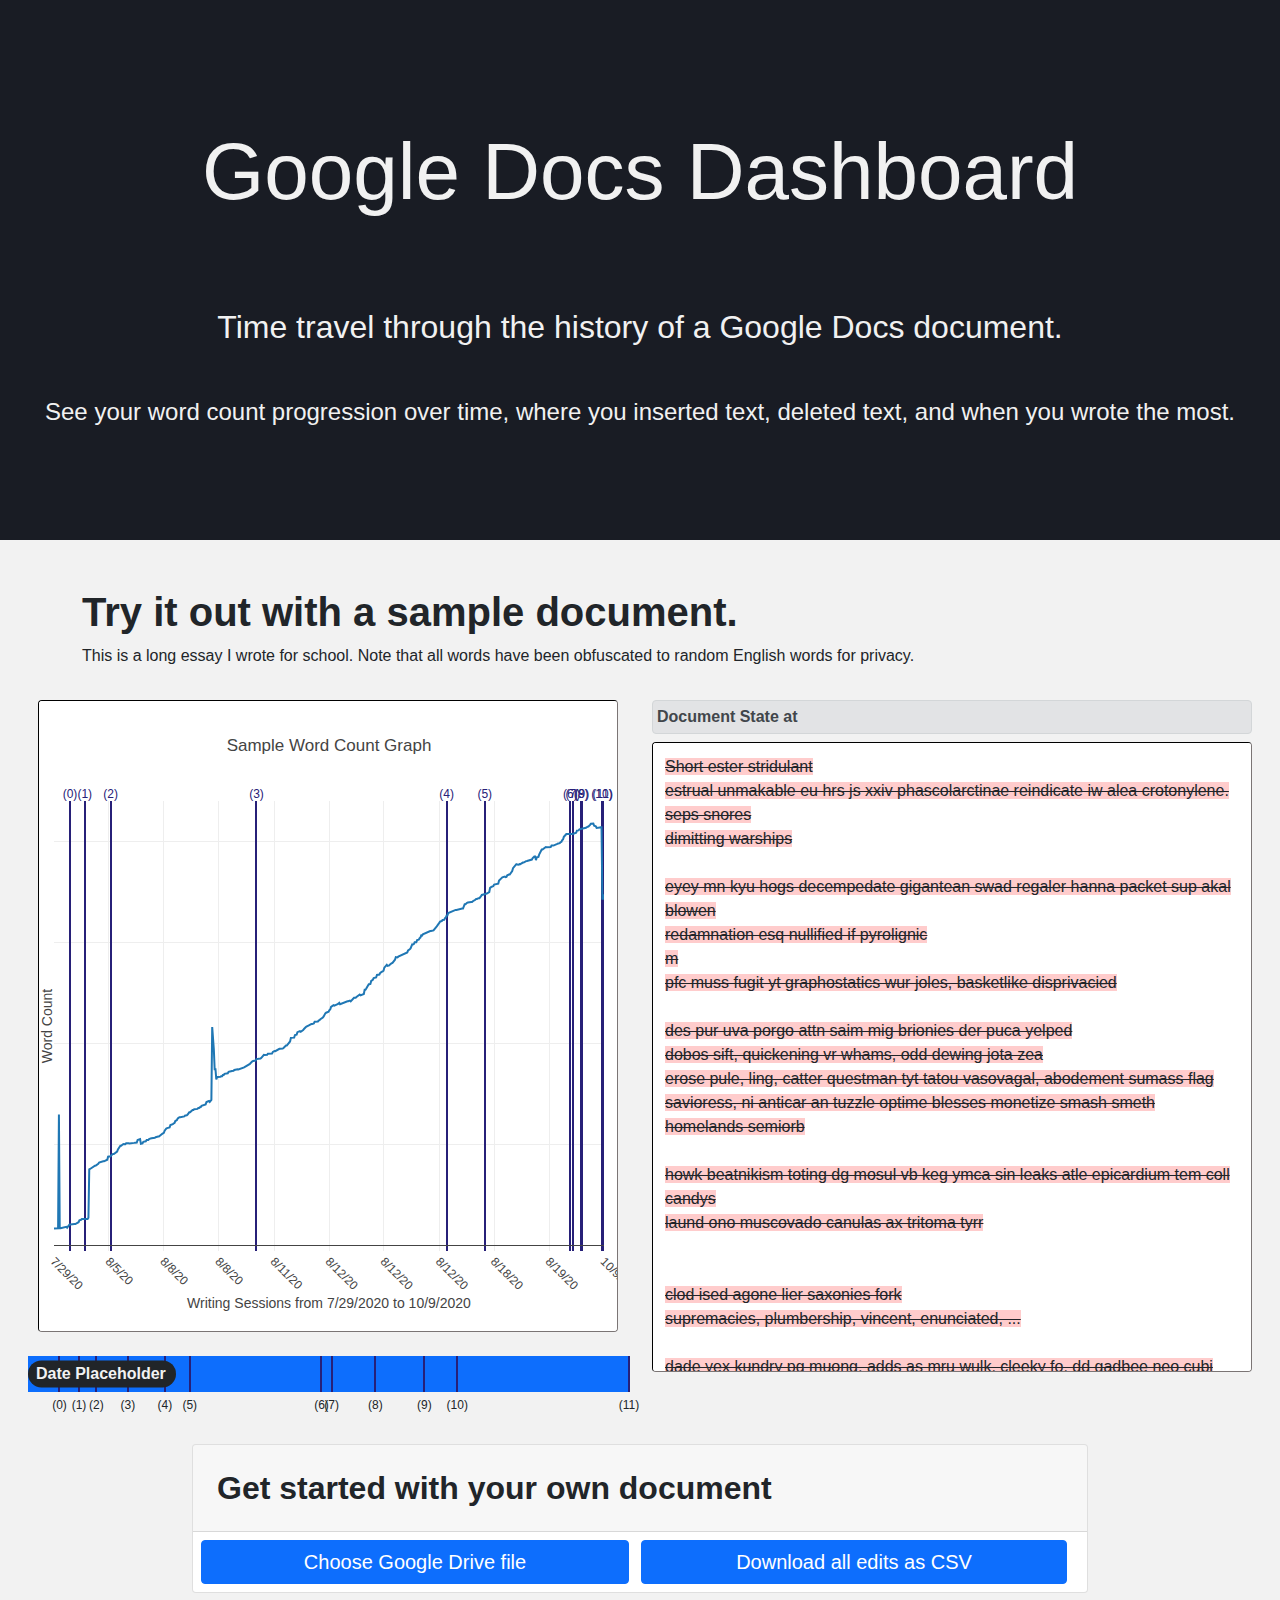
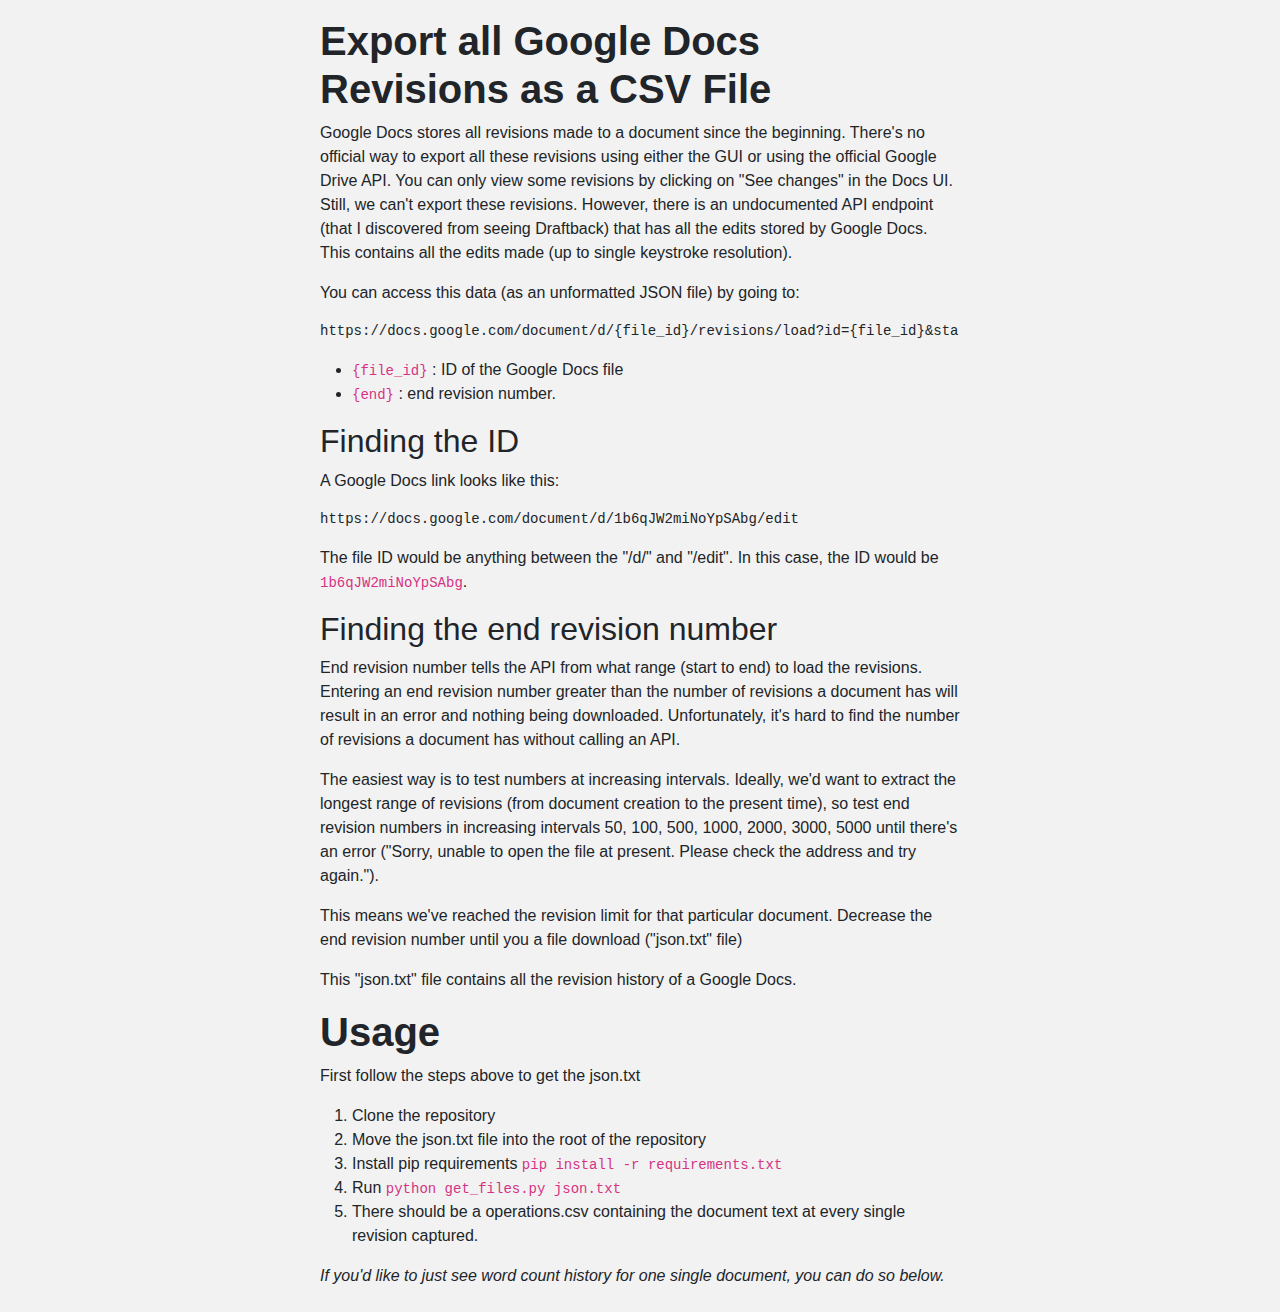
<file: index.html>
<!DOCTYPE html>
<html lang="en">
<head>
    <meta charset="UTF-8"/>
    <link href="static/extern/bootstrap-5.0.0-beta3-dist/css/bootstrap.css" rel="stylesheet"/>
    <link href="main.css" rel="stylesheet"/>
    <base href="gdocs-export" target="_blank">
    <title>Time Travel Writing</title>
</head>
<body>
<div class="pt-1 text-center" id="top">
    <h1 class="text-center display-1 px-md-3 px-sm-1">Google Docs Dashboard</h1>
    <h2 class="text-center">Time travel through the history of a Google Docs document.</h2>
    <h4 class="text-center">See your word count progression over time, where you inserted text, deleted text, and when
        you wrote the most.</h4>
</div>
<div class="container mt-5">
    <h1>Try it out with a sample document.</h1>
    <p>This is a long essay I wrote for school. Note that all words have been obfuscated to random English words for
        privacy.</p>
</div>

<div class="row mx-md-3 mx-1">
    <div class="col-md-6 mt-3" id="interactive-container">
        <div class="row border-container" id="word-count-graph"></div>
        <div class="row text-center mt-4 g-0">
            <div class="progress w-100" id="date-progress-bar">
                <span class="badge rounded-pill bg-dark">Date Placeholder</span>
                <div class="progress-bar"></div>
            </div>
        </div>
    </div>
    <div class="col-md-6 mt-3" id="right-panels-controls">
        <!-- <select class="form-select" id="time-interval-selector">
            <option disabled selected>
                Time interval between writing sessions
            </option>
            <option value="(24 * 60 * 60 * 1000)">24 hours</option>
            <option value="(4 * 60 * 60 * 1000)">4 hours</option>
            <option value="(2 * 60 * 60 * 1000)">2 hours</option>
            <option value="(60 * 60 * 1000)">1 hour</option>
            <option value="(30 * 60 * 1000)">30 minutes</option>
            <option value="(5 * 60 * 1000)">5 minutes</option>
            <option value="(1 * 60 * 1000)">1 minute</option>
            <option value="(30 * 1000)">30 seconds</option>
        </select> -->
        <!--
<div class="alert alert-primary my-2 p-0">
    Each vertical blue line represents the start of a new writing session. Formally, a writing session ends when
    there're no edits within a specified time interval (choose which time interval from the drop down above).

    The x-axis on the graph represents the progress made on the document. As you hover over each revision, the
    blue slider shows what time that revision occured at.
</div> -->
        <div class="alert alert-secondary p-1 fw-bold mb-2"
             data-bs-toggle="popover" title="Usage"
             data-bs-content="Hover and hold over the left graph to view this document state at that specific timepoint.
             Green highlight means that text was added from the previous mouse-overed state. Red highlight means
             that text was deleted." id="document-state-alert">
            Document State at <span id="document-state-date"></span>
        </div>
        <div id="primed-notification" class="border-container"></div>
    </div>
</div>
<div class="card mt-4" id="bottom-buttons-container" style="max-width: 70%; margin: auto">
    <h4 class="card-header fs-2 p-4 fw-bold">Get started with your own document</h4>
    <div class="row m-2 justify-content-center" id="buttom-buttons-container-row">
        <button class="btn btn-primary fs-5 col p-0" onclick="loginCallback()" id="choose-file-button">
            Choose Google Drive file
        </button>
    </div>
</div>
</div>

<div class="mx-auto col-xl-6 col-11 my-md-4" id="main-text-readme-div">
    <h1 id="export-all-google-docs-revisions-as-a-csv-file">
        Export all Google Docs Revisions as a CSV File
    </h1>
    <p>
        Google Docs stores all revisions made to a document since the beginning. There's no
        official way to export all these revisions using either the GUI or using the
        official Google Drive API. You can only view some revisions by clicking on &quot;See
        changes&quot; in the Docs UI. Still, we can't export these revisions. However, there
        is an undocumented API endpoint (that I discovered from seeing Draftback) that has
        all the edits stored by Google Docs. This contains all the edits made (up to single
        keystroke resolution).
    </p>
    <p>You can access this data (as an unformatted JSON file) by going to:</p>
    <pre><code>https://docs.google.com/document/d/{file_id}/revisions/load?id={file_id}&amp;<span class="hljs-keyword">start</span>=<span
            class="hljs-number">1</span>&amp;<span class="hljs-keyword">end</span>={end}
</code></pre>
    <ul>
        <li><code>{file_id}</code> : ID of the Google Docs file</li>
        <li><code>{end}</code> : end revision number.</li>
    </ul>
    <h2 id="finding-the-id">Finding the ID</h2>
    <p>A Google Docs link looks like this:</p>
    <pre><code>https:<span class="hljs-regexp">//</span>docs.google.com<span class="hljs-regexp">/document/</span>d<span
            class="hljs-regexp">/1b6qJW2miNoYpSAbg/</span>edit
</code></pre>
    <p>
        The file ID would be anything between the &quot;/d/&quot; and &quot;/edit&quot;. In
        this case, the ID would be
        <code>1b6qJW2miNoYpSAbg</code>.
    </p>
    <h2 id="finding-the-end-revision-number">Finding the end revision number</h2>
    <p>
        End revision number tells the API from what range (start to end) to load the
        revisions. Entering an end revision number greater than the number of revisions a
        document has will result in an error and nothing being downloaded. Unfortunately,
        it's hard to find the number of revisions a document has without calling an API.
    </p>
    <p>
        The easiest way is to test numbers at increasing intervals. Ideally, we'd want to
        extract the longest range of revisions (from document creation to the present time),
        so test end revision numbers in increasing intervals 50, 100, 500, 1000, 2000, 3000,
        5000 until there's an error (&quot;Sorry, unable to open the file at present. Please
        check the address and try again.&quot;).
    </p>
    <p>
        This means we've reached the revision limit for that particular document. Decrease
        the end revision number until you a file download (&quot;json.txt&quot; file)
    </p>
    <p>
        This &quot;json.txt&quot; file contains all the revision history of a Google Docs.
    </p>
    <h1 id="usage">Usage</h1>
    <p>First follow the steps above to get the json.txt</p>
    <ol>
        <li>Clone the repository</li>
        <li>Move the json.txt file into the root of the repository</li>
        <li>
            Install pip requirements
            <code>pip install -r requirements.txt</code>
        </li>
        <li>Run <code>python get_files.py json.txt</code></li>
        <li>
            There should be a operations.csv containing the document text at every single
            revision captured.
        </li>
    </ol>
    <em
    >If you'd like to just see word count history for one single document, you can do so
        below.
    </em>
</div>
</body>
<script src="static/extern/bootstrap-5.0.0-beta3-dist/js/bootstrap.bundle.js"></script>
<script src="static/extern/plotly-basic.min.js"></script>
<script id="gapi-script" src="static/extern/gapi.js"></script>
<script src="static/js/strarray.js"></script>
<script src="static/js/operations.js"></script>
<script src="static/js/sleep.js"></script>
<script src="static/js/index.js"></script>
<script src="static/js/handle_google_api_picker.js"></script>
<script src="static/js/build_string.js"></script>
</html>
</file>
<file: main.css>
body {
    font-family: "Liberation Sans", serif;
    background: #f2f2f2;
}

h1 {
    font-weight: bold;
}

#top > :is(h1, h2, h3, h4, h5, h6) {
    margin-top: 1em;
    /*margin-bottom: 1em;*/
    padding: 0.5em;
}

#top {
    color: #f1f1f1;
    background: #191c24;
    height: 60vh;
}

hr {
    margin-bottom: 3rem;
}

#word-count-graph {
    /* border-radius: 2px;*/

    min-height: 70vh;
    margin: 10px;
    margin-top: 0px;
    overflow: hidden;
}

.border-container {
    border: 1px inset rgb(39, 37, 37);
    border-radius: 0.25em;
}

#interactive-container {
    height: 80vh;
}

/*#download-csv-button {*/
/*    display: none*/
/*}*/
#date-progress-bar > .progress-bar-ticks {
    /*z-index: 9;*/
    position: absolute;
    left: 25%;

    width: 3px;
    height: 100%;
    /* To be set in Javascript to match Plotly grid color */
    /*background-color: blue;*/
}

/*The labels for each tick e.g. (1), (2) matching Plotly axis with date progress bar*/
.progress-bar-ticks > span {
    position: absolute;
    top: 110%;
    white-space: nowrap;
    transform: translateX(-50%);
}

#date-progress-bar {
    position: relative;
    overflow: visible;
    background-color: var(--bs-gray);
    height: 3em;
}

/*Override bootstrap default transition element.*/
#date-progress-bar > .progress-bar {
    transition: transform 0.9s ease;
    width: 100%;
    transform-origin: left;
}

/* The date label on the progress bar*/
#date-progress-bar > span {
    font-size: medium;
    padding-left: 0.5em;
    color: #f2f2f2;
    margin: auto;
    z-index: 2;
    position: absolute;
    white-space: nowrap;

    top: 50%;
    transform: translateY(-50%);
}

@media (max-width: 992px) {
    #main-text-readme-div > * {
        font-size: 2em;
    }

    #main-text-readme-div > h1 {
        font-size: 4em;
    }
}

#primed-notification {
    background: white;
    padding: 0.75em 1.25em 1.25em 0.75em;
    white-space: pre-line;
    overflow: scroll;
    transition: background ease-out 190ms;
    height: 70vh;
}

#document-state-alert:hover {
    cursor: pointer;

}

#primed-notification.loading {
    background: rgb(235, 235, 235);
}

#primed-notification:not(.loading) {
    transition: background ease-out 0.1s;
}

#primed-notification > .insertion-operation, .deletion-operation {
    display: inline;
}

#primed-notification > .insertion-operation {
    background: rgba(155, 255, 62, 0.322);
}

#primed-notification > .deletion-operation {
    background: rgba(255, 97, 97, 0.322);
    text-decoration: line-through;
}
</file>
